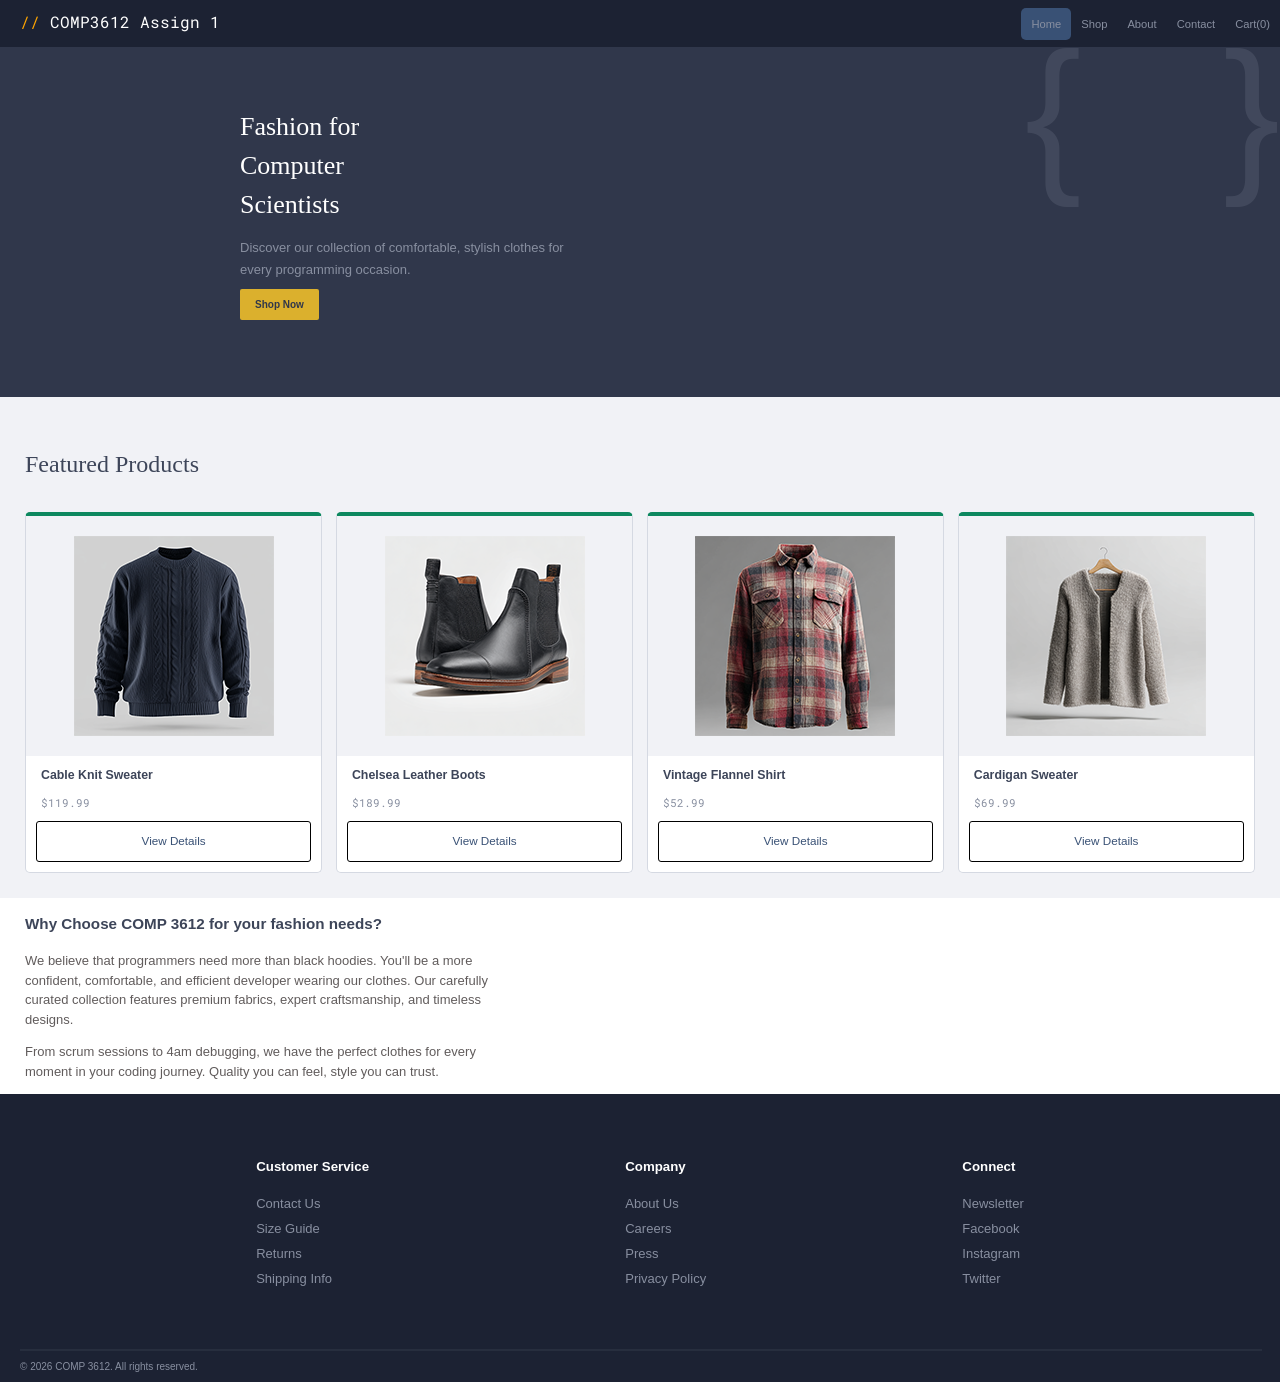
<file: index.html>
<!DOCTYPE html>
<html>

<head>
    <meta charset="utf-8">
    <link rel = "stylesheet" href = "styles.css">
    <link href="https://fonts.googleapis.com/css2?family=Roboto+Mono:ital,wght@0,100..700;1,100..700&display=swap" rel="stylesheet"> 
</head>

<body>

    <header>
        <h1><span class = "header-slashes">//</span> COMP3612 Assign 1</h1>
        <nav>
            <a id = "current-page" href = "index.html">Home</a>
            <a href = "#">Shop</a>      
            <a href = "about.html">About</a>
            <a href = "#">Contact</a>
            <a href = "#">Cart(0)</a>
        </nav>
    </header>
    
    <main>
        <section class = "billboard">
             <h2>Fashion for<br>Computer<br>Scientists</h2>
            <p>Discover our collection of comfortable, stylish clothes for<br> every programming occasion.</p>
            <nav>
                <a href = "#">Shop Now</a>
            </nav>
            <p class = "braces">{&nbsp;&nbsp;&nbsp;}</p>
        </section>

        <section class = "featured-products">
            <h3>Featured Products</h3>
            <section class = "cards">
                <article class = "card">
                    <figure class = "thumbnail">
                        <img src="./images/003-small-front.png" alt = "Cable Knit Sweater">
                    </figure>
                    <h4>Cable Knit Sweater</h4>
                    <p>$119.99</p>
                    <nav>
                        <a href="product.html">View Details</a>
                    </nav>
                </article>
                <article class = "card">
                    <figure class = "thumbnail">
                        <img src="./images/008-small-front.png" alt = "Chelsea Leather Boots">
                    </figure>
                    <h4>Chelsea Leather Boots</h4>
                    <p>$189.99</p>
                    <nav>
                        <a href="product.html">View Details</a>
                    </nav>
                </article>
                <article class = "card">
                    <figure class = "thumbnail">
                        <img src="./images/011-small-front.png" alt = "Vintage Flannel Shirt">
                    </figure>
                    <h4>Vintage Flannel Shirt</h4>
                    <p>$52.99</p>
                    <nav>
                    <a href="product.html">View Details</a>
                    </nav>
                </article>
                <article class = "card">
                    <figure class = "thumbnail">
                        <img src="./images/009-small-front.png" alt = "Cardigan Sweater">
                    </figure>
                    <h4>Cardigan Sweater</h4>
                    <p>$69.99</p>
                    <nav>
                    <a href="product.html">View Details</a>
                    </nav>
                </article>
            </section>
        </section>

        <section class = "why-choose">
            <h3>Why Choose COMP 3612 for your fashion needs?</h3>
            <p>We believe that programmers need more than black hoodies. You'll be a more<br> confident, comfortable, and efficient developer wearing our clothes. Our carefully <br>curated collection features premium fabrics, expert craftsmanship, and timeless<br> designs. </p>
            <p>From scrum sessions to 4am debugging, we have the perfect clothes for every <br>moment in your coding journey. Quality you can feel, style you can trust.</p>
        </section>

    </main>
    
    <footer>
        <section class = "footer">
            <nav class = "customer-service-links">
                <h5>Customer Service</h5>
                <ul>
                    <li><a href = "#">Contact Us</a></li>
                    <li><a href = "#">Size Guide</a></li>
                    <li><a href = "#">Returns</a></li>
                    <li><a href = "#">Shipping Info</a></li>
                </ul>
            </nav>
            <nav class = "company-links">
                <h5>Company</h5>
                <ul>
                    <li><a href = "#">About Us</a></li>
                    <li><a href = "#">Careers</a></li>
                    <li><a href = "#">Press</a></li>
                    <li><a href = "#">Privacy Policy</a></li>
                </ul>
            </nav>
            <nav class = "connect-links">
                <h5>Connect</h5>
                <ul>
                    <li><a href = "#">Newsletter</a></li>
                    <li><a href = "#">Facebook</a></li>
                    <li><a href = "#">Instagram</a></li>
                    <li><a href = "#">Twitter</a></li>
                </ul>
            </nav>
        </section>
        <section class = "copyright-statement">
            <hr/> <!--https://www.w3schools.com/tags/tag_hr.asp-->
            <p>&copy; 2026 COMP 3612. All rights reserved.</p>
        </section>
    </footer>
</body>

</html>
</file>
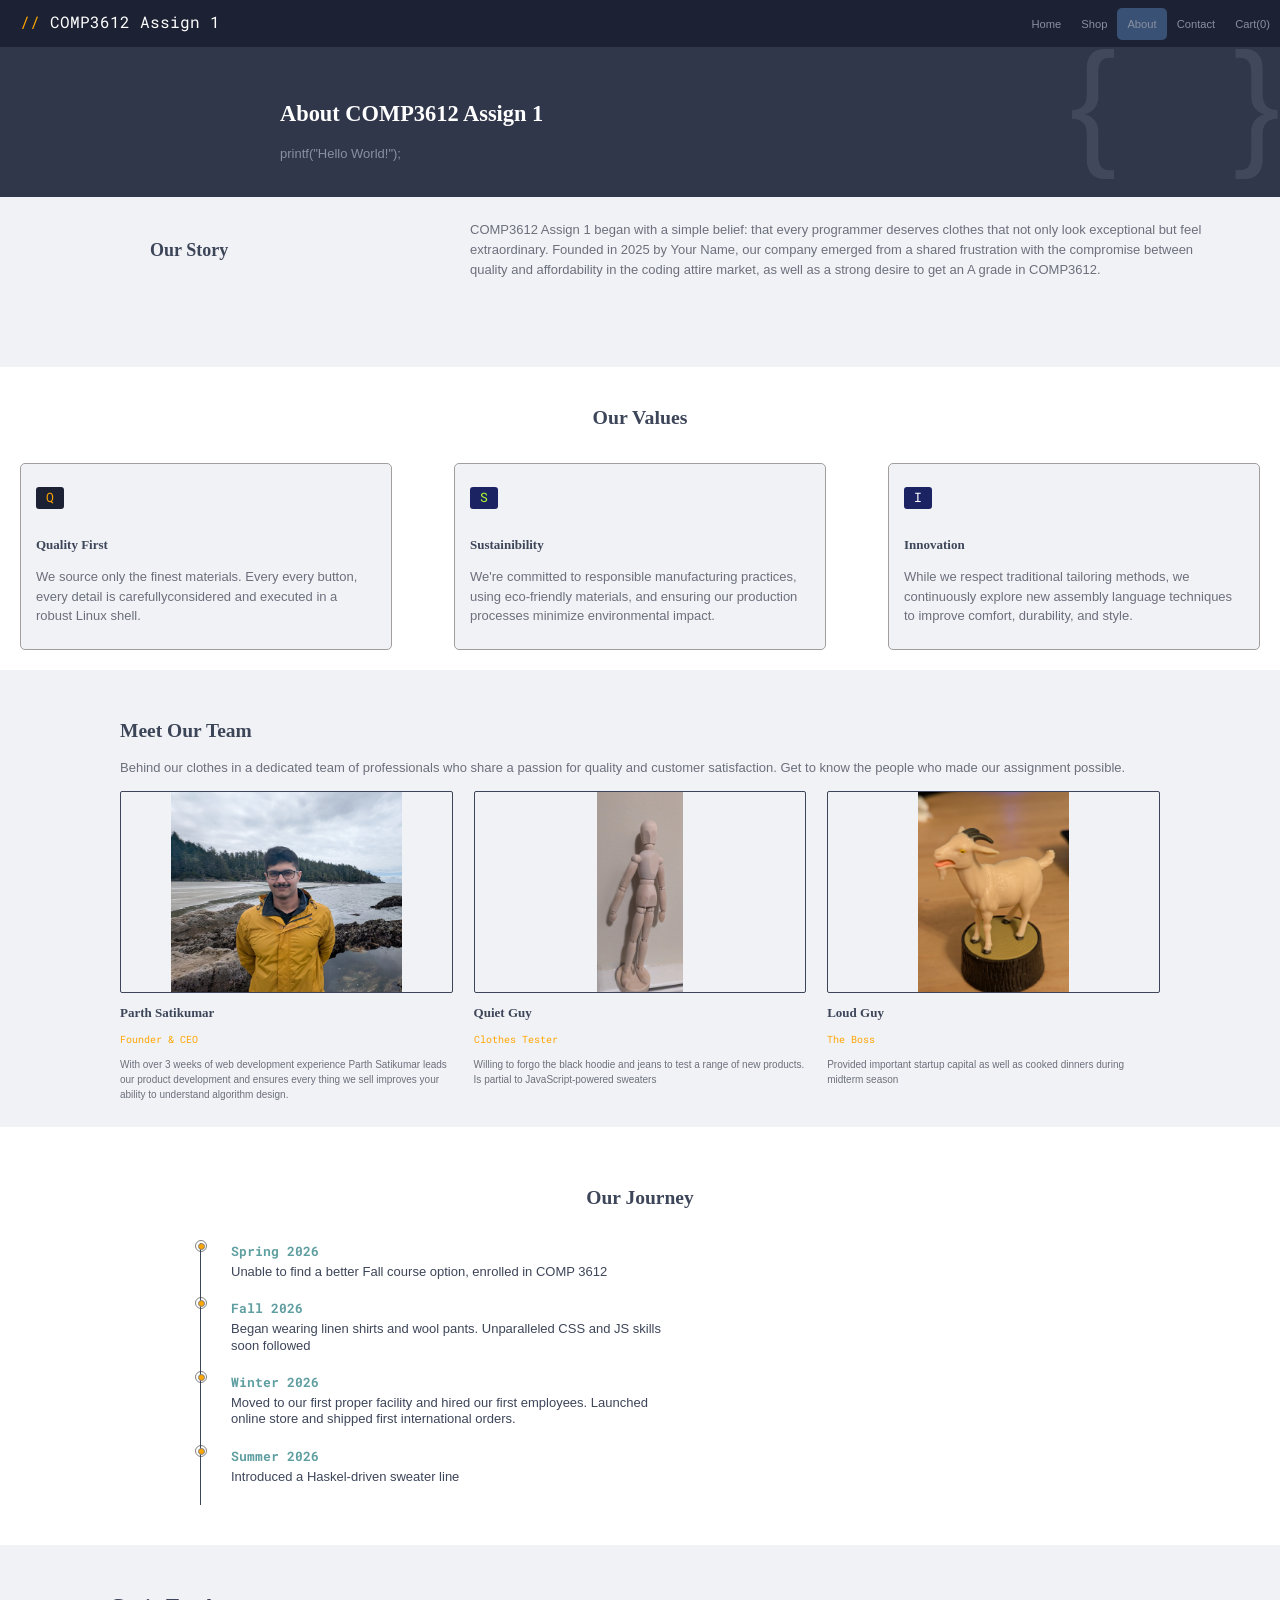
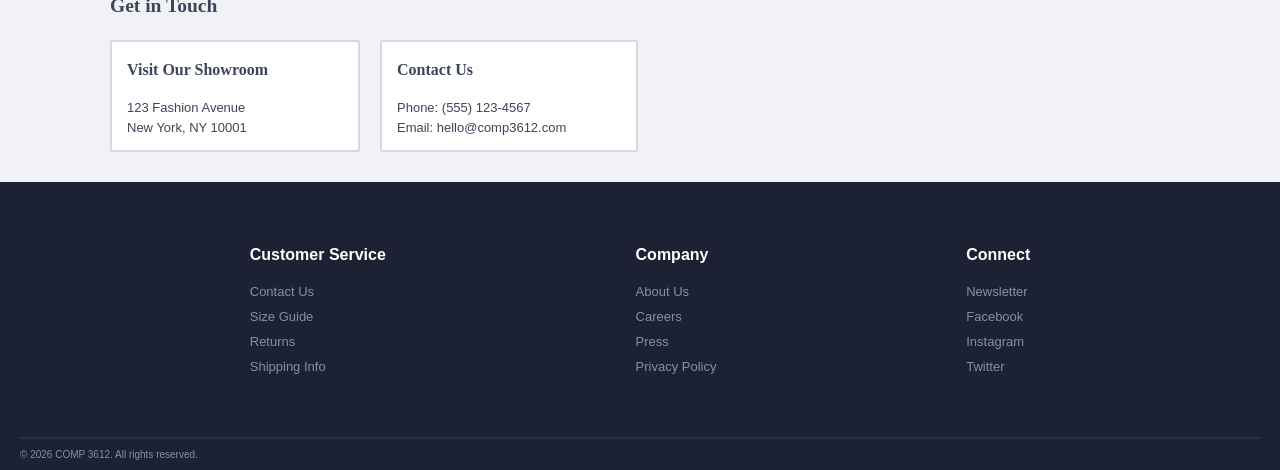
<file: about.html>
<!DOCTYPE html>
<html>

<head>
    <meta charset="utf-8">
    <link rel = "stylesheet" href = "styles.css">
    <link href="https://fonts.googleapis.com/css2?family=Roboto+Mono:ital,wght@0,100..700;1,100..700&display=swap" rel="stylesheet"> 

</head>


<body>
    <header>
        <h1><span class = "header-slashes">//</span> COMP3612 Assign 1</h1>
        <nav>
            <a href = "index.html">Home</a>
            <a href = "#">Shop</a>      
            <a id = "current-page" href = "about.html">About</a>
            <a href = "#">Contact</a>
            <a href = "#">Cart(0)</a>
        </nav>
    </header>
    
    <main>
    
        <section class = "about-billboard">
            <h2>About COMP3612 Assign 1</h2>
            <p>printf("Hello World!");</p>
            <p class = "about-braces">{&nbsp;&nbsp;&nbsp;}</p>
        </section>
        
        <section class = "our-story">
            <article>
                <h2>Our Story</h2>
                <p>COMP3612 Assign 1 began with a simple belief: that every programmer deserves clothes that not only look exceptional but feel extraordinary. Founded in 2025 by Your Name, our company emerged from a shared frustration with the compromise between quality and affordability in the coding attire market, as well as a strong desire to get an A grade in COMP3612.</p>
            </article>
        </section>
    
        <section class = "our-values">
            <h2>Our Values</h2>
            <section class = "values-cards">
                <article class = "values-card">
                    <p class = "value-icon-q">Q</p>
                    <p class = "sub-heading">Quality First</p>
                    <p class = "content">We source only the finest materials. Every  every button, every detail is carefullyconsidered and executed in a robust Linux shell.</p>
                </article>
                <article class = "values-card">
                    <p class = "value-icon-s">S</p>
                    <p class = "sub-heading">Sustainibility</p>
                    <p class = "content">We're committed to responsible manufacturing practices, using eco-friendly materials, and ensuring our production processes minimize environmental impact.</p>
                </article>
                <article class = "values-card">
                    <p class = "value-icon-i">I</p>
                    <p class = "sub-heading">Innovation</p>
                    <p class = "content">While we respect traditional tailoring methods, we continuously explore new assembly language techniques to improve comfort, durability, and style.</p>
                </article>
            </section>
        </section>

        <section class = "meet-our-team">
            <h2>Meet Our Team</h2>
            <p>Behind our clothes in a dedicated team of professionals who share a passion for quality and customer satisfaction. Get to know the people who made our assignment possible.</p>
            <section class = "team-cards">
                <article class = "team-card">
                    <figure class = "thumbnail">
                        <img src="./images/me.png" alt = "Founder">
                    </figure>
                    <h3>Parth Satikumar</h3>
                    <p class = "team-role">Founder &amp; CEO</p>
                    <p>With over 3 weeks of web development experience Parth Satikumar leads our product development and  ensures every thing we sell improves your ability to understand algorithm design.</p>
                </article>
                <article class = "team-card">
                    <figure class = "thumbnail">
                        <img src="./images/figure.png" alt = "Clothes Tester">
                    </figure>
                    <h3>Quiet Guy</h3>
                    <p class = "team-role">Clothes Tester</p>
                    <p>Willing to forgo the black hoodie and jeans to test a range of new products. Is partial to JavaScript-powered sweaters</p>
                </article>
                <article class = "team-card">
                    <figure class = "thumbnail">
                        <img src="./images/goat.png" alt = "Goat">
                    </figure>
                    <h3>Loud Guy</h3>
                    <p class = "team-role">The Boss</p>
                    <p>Provided important startup capital as well as cooked dinners during midterm season</p>
                </article>
            </section>
        </section>

        <section class = "our-journey">
            <h2>Our Journey</h2>
            <section class = "timeline">
                <article class = "checkpoint">
                    <span class="small-dot"></span>
                    <span class="large-dot"></span>
                    <p class = "date">Spring 2026</p>
                    <p>Unable to find a better Fall course option, enrolled in COMP 3612</p>
                </article>
                <article class = "checkpoint">
                    <span class="small-dot"></span>
                    <span class="large-dot"></span>
                    <p class = "date">Fall 2026</p>
                    <p>Began wearing linen shirts and wool pants. Unparalleled CSS and JS skills<br>soon followed</p>
                </article>
                <article class = "checkpoint">
                    <span class="small-dot"></span>
                    <span class="large-dot"></span>
                    <p class = "date">Winter 2026</p>
                    <p>Moved to our first proper facility and hired our first employees. Launched<br> online store and shipped first international orders.</p>
                </article>
                <article class = "checkpoint">
                    <span class="small-dot"></span>
                    <span class="large-dot"></span>
                    <p class = "date">Summer 2026</p>
                    <p>Introduced a Haskel-driven sweater line</p>
                </article>
            </section>
        </section>

        <section class = "get-in-touch">
            <h2>Get in Touch</h2>
            <section class = "contact-cards">
                <article class = "contact-card">
                    <h3>Visit Our Showroom</h3>
                    <p>123 Fashion Avenue<br>New York, NY 10001</p>
                </article>
                <article class = "contact-card">
                    <h3>Contact Us</h3>
                    <p>Phone: (555) 123-4567<br>Email: hello@comp3612.com</p>
                </article>
            </section>
        </section>
    </main>

    
    
    <footer>
        <section class = "footer">
            <nav class = "customer-service-links">
                <h4>Customer Service</h4>
                <ul>
                    <li><a href = "#">Contact Us</a></li>
                    <li><a href = "#">Size Guide</a></li>
                    <li><a href = "#">Returns</a></li>
                    <li><a href = "#">Shipping Info</a></li>
                </ul>
            </nav>
            <nav class = "company-links">
                <h4>Company</h4>
                <ul>
                    <li><a href = "#">About Us</a></li>
                    <li><a href = "#">Careers</a></li>
                    <li><a href = "#">Press</a></li>
                    <li><a href = "#">Privacy Policy</a></li>
                </ul>
            </nav>
            <nav class = "connect-links">
                <h4>Connect</h4>
                <ul>
                    <li><a href = "#">Newsletter</a></li>
                    <li><a href = "#">Facebook</a></li>
                    <li><a href = "#">Instagram</a></li>
                    <li><a href = "#">Twitter</a></li>
                </ul>
            </nav>
        </section>
        <section class = "copyright-statement">
            <hr/>
            <p>&copy; 2026 COMP 3612. All rights reserved.</p>
        </section>
    </footer>
</body>

</html>
</file>
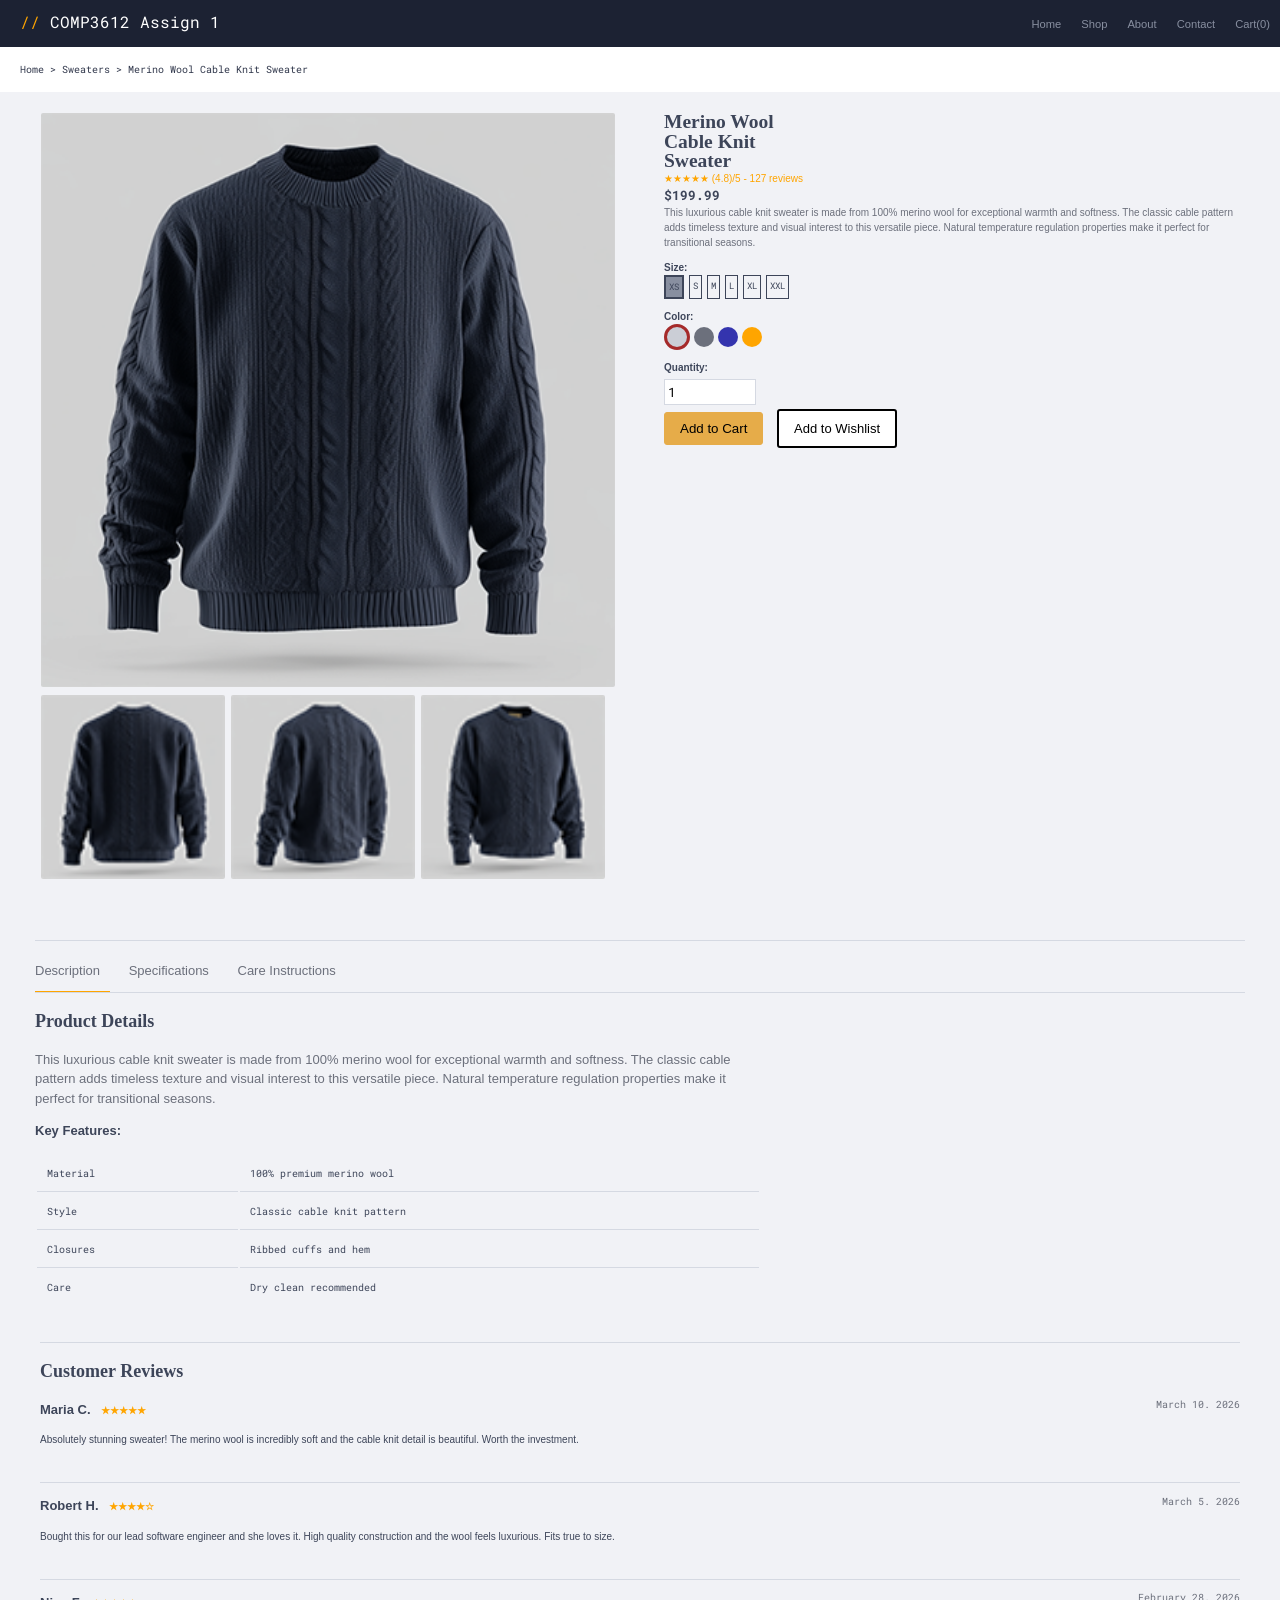
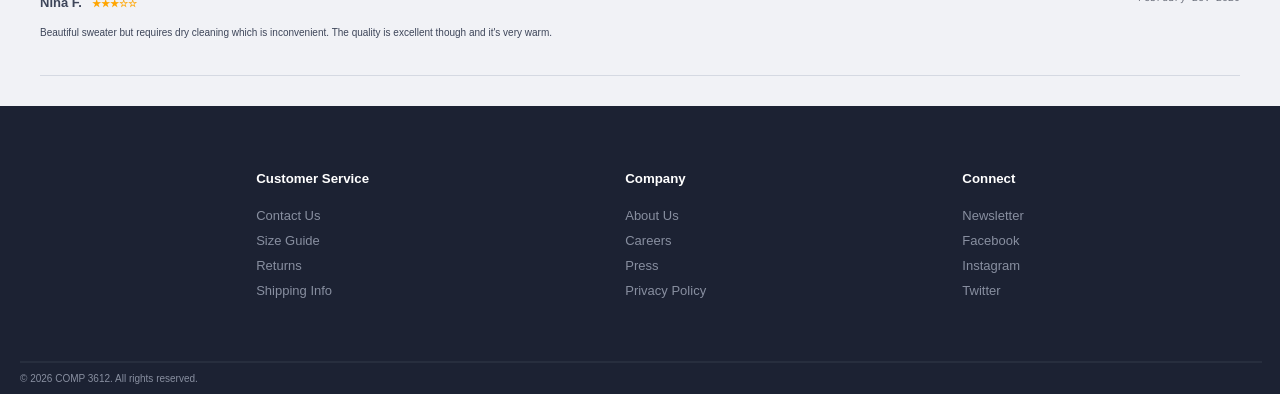
<file: product.html>
<!DOCTYPE html>
<html>

<head>
    <meta charset="utf-8">
    <link rel = "stylesheet" href = "styles.css">
    <link href="https://fonts.googleapis.com/css2?family=Roboto+Mono:ital,wght@0,100..700;1,100..700&display=swap" rel="stylesheet"> 

</head>

<body>
    <header>
        <h1><span class = "header-slashes">//</span> COMP3612 Assign 1</h1>
        <nav>
            <a href = "index.html">Home </a>
            <a href = "#">Shop </a>      
            <a href = "about.html">About </a>
            <a href = "#">Contact </a>
            <a href = "#">Cart(0) </a>
        </nav>
    </header>
    
    <main id = "product-main">
        <section class = "path">
            <p>Home > Sweaters > Merino Wool Cable Knit Sweater</p>
        </section>

        <section class = "product-billboard">
            <section class = "product-gallery">
                <figure class = "large-thumbnail">
                    <img src = "./images/003-medium-front.png" alt = "Merino Wool Sweater">
                </figure>
                <figure class = "small-thumbnail">
                    <img src = "./images/003-thumb-back.png" alt = "Merino Wool Sweater">
                </figure>
                <figure class = "small-thumbnail">
                    <img src = "./images/003-thumb-back-angle.png" alt = "Merino Wool Sweater">
                </figure>
                <figure class = "small-thumbnail">
                    <img src = "./images/003-thumb-front-angle.png" alt = "Merino Wool Sweater">
                </figure>
            </section>
            <section class ="product-information">
                <h2>Merino Wool<br> Cable Knit<br> Sweater</h2>
                <p class = "product-rating">★★★★★ (4.8)/5 - 127 reviews</p><!--https://www.html.am/html-codes/character-codes/html-star-code.cfm-->
                <p class="product-price">$199.99</p>
                <p class="product-description">This luxurious cable knit sweater is made from 100% merino wool for exceptional warmth and softness. The classic cable pattern adds timeless texture and visual interest to this versatile piece. Natural temperature regulation properties make it perfect for transitional seasons.</p>
                
                <form action = "https://www.randyconnolly.com/tests/process.php." method = "get">
                    <p class = "product-info-subheading">Size:</p> 
                    <!--https://developer.mozilla.org/en-US/docs/Web/HTML/Reference/Elements/input/radio-->
                    <section class = "size-options">
                        <input type="radio" id="xs" name="size" value="xs" checked/>
                        <label for="xs">XS</label>
                        <input type="radio" id="s" name="size" value="s"/>
                        <label for="s">S</label>
                        <input type="radio" id="m" name="size" value="m"/>
                        <label for="m">M</label>
                        <input type="radio" id="l" name="size" value="l"/>
                        <label for="l">L</label>
                        <input type="radio" id="xl" name="size" value="xl"/>
                        <label for="xl">XL</label>
                        <input type="radio" id="xxl" name="size" value="xxl"/>
                        <label for="xxl">XXL</label>
                    </section>

                    <p class = "product-info-subheading">Color:</p>
                    <section class = "color-options">    
                        <input type="radio" id="silver" name="color" value="silver" checked/>
                        <label for="silver" class = "large-dot-silver"></label>
                        <input type="radio" id="grey" name="color" value="grey"/>
                        <label for="grey"class = "large-dot-grey"></label>
                        <input type="radio" id="blue" name="color" value="blue"/>
                        <label for="blue" class = "large-dot-blue"></label>
                        <input type="radio" id="orange" name="color" value="orange"/>
                        <label for="orange" class = "large-dot-orange"></label>
                    </section>

                    <p class = "product-info-subheading">Quantity:</p>
                    <section class = "quantity-options">
                        <input class = "quantity-1" 
                                type = "number"  
                                name = "quantity" 
                                value = "1" 
                                min = "1" 
                                max = "100"
                        ><!--https://developer.mozilla.org/en-US/docs/Web/HTML/Reference/Elements/input/text-->
                        <input class = "add-to-cart" 
                                type = "submit"  
                                value = "Add to Cart"
                        > <!--https://developer.mozilla.org/en-US/docs/Web/HTML/Reference/Elements/input/submit-->
                        <nav class = "wishlist">
                            <a href = "#">Add to Wishlist</a>
                        </nav>
                    </section>
                </form>
            </section>
        </section>
        <section class = "product-metadata">
            <section class = "metadata-tabs">
                <a class = "desc-tab" href = "#">Description</a>
                <a href = "#">Specifications</a>
                <a href = "#">Care Instructions</a>
            </section>

            <section class = "product-details">
                <h2>Product Details</h2>
                <p>This luxurious cable knit sweater is made from 100% merino wool for exceptional warmth and softness. The classic cable pattern adds timeless texture and visual interest to this versatile piece. Natural temperature regulation properties make it perfect for transitional seasons.</p>
                <h3>Key Features:</h3>
                <table class = "features">
                    <tr>
                        <td>Material</td>
                        <td>100% premium merino wool</td>
                    </tr>
                    <tr>
                        <td>Style</td>
                        <td>Classic cable knit pattern</td>
                    </tr>
                    <tr>
                        <td>Closures</td>
                        <td>Ribbed cuffs and hem</td>
                    </tr>
                    <tr class = "care-row">
                        <td>Care</td>
                        <td>Dry clean recommended</td>
                    </tr>
                </table>
            </section>
        </section>

        <section class = "reviews">
            <h2>Customer Reviews</h2>
            <section class = "customer-review">
                <p class = "reviewer-stars">Maria C.<span class = "stars">★★★★★</span></p>
                <p class = "review-text">Absolutely stunning sweater! The merino wool is incredibly soft and the cable knit detail is beautiful. Worth the investment.</p>
                <p class = "review-date">March 10. 2026</p>
            </section>
            <section class = "customer-review">
                <p class = "reviewer-stars">Robert H.<span class = "stars">★★★★☆</span></p>
                <p class = "review-text">Bought this for our lead software engineer and she loves it. High quality construction and the wool feels luxurious. Fits true to size.</p>
                <p class = "review-date">March 5. 2026</p>
            </section>
            <section class = "customer-review">
                <p class = "reviewer-stars">Nina F.<span class = "stars">★★★☆☆</span></p>
                <p class = "review-text">Beautiful sweater but requires dry cleaning which is inconvenient. The quality is excellent though and it's very warm.</p>
                <p class = "review-date">February 28. 2026</p>
            </section>
        </section>
    </main>

    
    
    <footer>
        <section class = "footer">
            <nav class = "customer-service-links">
                <h5>Customer Service</h5>
                <ul>
                    <li><a href = "#">Contact Us</a></li>
                    <li><a href = "#">Size Guide</a></li>
                    <li><a href = "#">Returns</a></li>
                    <li><a href = "#">Shipping Info</a></li>
                </ul>
            </nav>
            <nav class = "company-links">
                <h5>Company</h5>
                <ul>
                    <li><a href = "#">About Us</a></li>
                    <li><a href = "#">Careers</a></li>
                    <li><a href = "#">Press</a></li>
                    <li><a href = "#">Privacy Policy</a></li>
                </ul>
            </nav>
            <nav class = "connect-links">
                <h5>Connect</h5>
                <ul>
                    <li><a href = "#">Newsletter</a></li>
                    <li><a href = "#">Facebook</a></li>
                    <li><a href = "#">Instagram</a></li>
                    <li><a href = "#">Twitter</a></li>
                </ul>
            </nav>
        </section>
        <section class = "copyright-statement">
            <hr/> <!--https://www.w3schools.com/tags/tag_hr.asp-->
            <p>&copy; 2026 COMP 3612. All rights reserved.</p>
        </section>
    </footer>
</body>

</html>
</file>
<file: styles.css>
body{
    padding: 0px;
    margin: 0px;
    font-family: Arial, Helvetica, sans-serif;
}

/*---HEADER---*/

header{
    display: flex;
    color: white;
    background-color:#1C2233;
    min-height: 47px;
}

header nav{
    margin-left: auto; /*https://developer.mozilla.org/en-US/docs/Web/CSS/Reference/Properties/margin-left*/
    display: flex;
    align-items: center;
}

header nav a{
    display: block;
    padding: 10px;
    color: #888fa0;
    font-family: Arial, Helvetica, sans-serif;
    font-size: .70em;
    text-decoration: none;
}

header nav a#current-page{
    border-radius: 5px;
    background-color: rgb(57, 81, 117);
}

h1{
    white-space: nowrap; /*https://www.w3schools.com/cssref/pr_text_white-space.php*/
    font-size: medium;
    font-weight: 400;
    margin-left: 20px;
    font-family: "Roboto Mono", monospace; /*Imported from Google fonts*/

}

h1 span.header-slashes{
    color: orange;
}

/*---FOOTER---*/

footer {
    display: flex;
    flex-direction: column;
    align-items: center;
    background-color: #1C2233;
    color: white;
}

footer .footer{
    display: flex;
    flex-direction: row;
    align-items: center;
    justify-content: space-evenly;
    height: 250px;
    width: 100%;
}

footer .footer h4{
    margin-bottom: 20px;
}

footer a{
    text-decoration: none;
    color:#888fa0;
}

footer .footer li{
    list-style-type: none; /*https://getcssscan.com/blog/how-to-remove-bullets-from-li-css*/
    margin-top: 10px;
    font-size: small;
}
footer .footer ul {
    padding-left: 0px;
}

footer .copyright-statement{
    width: 100%;
    padding: 0 20px;
    box-sizing: border-box;
    font-size: x-small;
    color: #888fa0;
}

footer .copyright-statement hr{
    border: 1px solid;
    color: #888fa0;
    opacity: 10%;
    width: 100%;

}

/*---HOME-->BILLBOARD---*/

main .billboard{
    display: flex;
    flex-direction: column;
    align-items: flex-start;
    min-height: 350px;
    background-color: #30374B;
    color: white;
    padding-left: 240px;
}

main .billboard h2{
    font-family: serif;
    font-weight: normal;
    font-size: 2em;
    margin-top: 60px;
    margin-bottom: 0px;
}

main .billboard p{
    color: #888fa0;
    line-height: 22px; /*https://www.w3schools.com/cssref/pr_dim_line-height.php*/
}

main .billboard a{
    text-decoration: none;
    padding: 10px 15px;
    font-size: x-small;
    font-weight: 900;
    color: #30374B;
    border-radius: 2px;
    margin-top: 10px;
    background-color: rgb(219, 176, 45);
}

main .braces{
    position: absolute; /*https://developer.mozilla.org/en-US/docs/Web/CSS/Reference/Properties/position*/
    right: 0px;
    top: 102px;
    font-size: 170px;
    color: #3d4559; 
    opacity: 20%;
    margin: 0;
    pointer-events: none; /*https://www.w3schools.com/cssref/css3_pr_pointer-events.php*/
}

/*---HOME-->FEATURED PRODUCTS---*/

main .featured-products{
    padding: 25px;
    background-color: #f1f2f6;
}

main .featured-products h3{
    font-family: serif;
    font-size: x-large;
    font-weight: 500;
    margin-bottom: 30px;
}

main .cards{
    display: flex;
    justify-content: space-between;
}

main .card{
    background-color: white;
    border: 1px solid;
    border-color: #d5d9e2;
    border-top: 4px solid;
    border-top-color: rgb(13, 136, 95);
    border-radius: 5px;
    width: 24%;
}

.card:hover{
    border-color: tan;
}

main .thumbnail{
    display: flex;
    justify-content: center;
    align-items: center;
    background-color: #f1f2f6;
    margin: 0px;
    padding: 20px;
}

main .thumbnail img{
    display: block;
    width: 100%;
    height: 200px;
    object-fit: contain;/*https://www.w3schools.com/css/css3_object-fit.asp*/
}

main .card h4{
    margin: 10px 15px;
    font-size: 0.95em;
}

main .card p{
    margin: 10px 15px;
    font-family: "Roboto Mono", monospace;
    font-size: 0.85em;
    color: #888fa0;
}

main .card nav a{
    display: block;
    margin: 10px 10px;
    padding: 10px;
    border: 1px solid;
    border-color: black;
    border-radius: 3px;
    text-align: center;
    text-decoration: none;
    font-size: .9em;
    height: 19px;
    color:rgb(57, 81, 117);
}

main .card nav a:hover{
    background-color: #1C2233;
    color: white;
}

/*---HOME-->WHY CHOOSE---*/

main .why-choose{
    padding-left: 25px;
}

main.why-choose h3{
    font-family: serif;
}

main .why-choose p{
    font-size: small;
    color:rgb(97, 92, 92);
}


/*---ABOUT-->BILLBOARD---*/

main .about-billboard{
    display: flex;
    flex-direction: column;
    align-items: flex-start;
    min-height: 150px;
    background-color: #30374B;
    color: white;
    padding-left: 280px;
    position: relative;
}

main .about-billboard h2{
    font-family: serif;
    font-weight: bold;
    font-size: 1.725em;
    margin-top: 50px;
    margin-bottom: 0px;
}

main .about-billboard p{
    color:#888fa0;
    font-size: small;
}


main .about-billboard .about-braces{
    font-size: 140px;
    position: absolute;
    right: 0px;
    top: -50px;   
    opacity: 20%;
    margin: 0px;
    pointer-events: none;
}

/*---ABOUT-->OUR STORY---*/

main .our-story{
    background-color: #f1f2f6;
    padding: 10px 0px;
    min-height: 150px;
}

main .our-story article{
    display: flex;
    justify-content: space-between;
    align-items: center;
}

main .our-story h2{
    min-width: 120px;
    font-family: serif;
    font-weight: bold;
    font-size: large;
    margin-left: 150px;
}

main .our-story p{
    font-size: small;
    color: #6c707c;
    margin-left: 200px;
    margin-right: 50px;
    line-height: 20px;
}

/*---ABOUT-->OUR STORY---*/

main .our-values{
    padding: 20px;
}

main .our-values h2{
    text-align: center;
    font-family: serif;
    font-weight: bold;
    font-size: 1.525em;
    margin-bottom: 30px;
}

main .values-cards{
    display: flex;
    justify-content: space-between;

}

main .values-card{
    background-color: #f1f2f6;
    border-radius: 5px;
    border: 1px solid;
    border-color: rgb(163, 158, 158);
    width: 30%;
    box-sizing: border-box;
    padding: 10px 15px;
}

main .values-card .sub-heading{
    font-family: serif;
    font-weight: bold
}

main .values-card .content{
    font-size: small;
    color: #6c707c;
}

main .value-icon-q{
    display: inline-block;
    padding: 1px 10px;
    font-family: "Roboto Mono", monospace;
    background-color: #1C2233;
    color: orange;
    border-radius: 3px;
}

main .value-icon-s{
    display: inline-block;
    padding: 1px 10px;
    font-family: "Roboto Mono", monospace;
    background-color: #1C2363;
    color: greenyellow;
    border-radius: 3px;
}

main .value-icon-i{
    display: inline-block;
    padding: 1px 10px;
    font-family: "Roboto Mono", monospace;
    background-color: #1C2363;
    color: white;
    border-radius: 3px;
}

/*---ABOUT-->MEET OUR TEAM---*/

main .meet-our-team{
    padding: 30px 120px 25px;
    background-color: #f1f2f6;
}

main .meet-our-team h2{
    text-align: left;
    font-family: serif;
    font-weight: bold;
    margin-bottom: 10px;
}

main .meet-our-team p{
    font-size: small;
    color: #6c707c;
}

main .team-cards{
    display: flex;
    justify-content: space-between;
}

main .team-card{
    width: 32%;
}

main .team-card .thumbnail{
    display: flex;
    justify-content: center;
    align-items: center;
    padding: 0px;
    border: 1px solid;
    border-radius: 2px;

}

main .team-card h3{
    font-family: serif;
    font-size: medium;
    margin-left: 15px;
    font-family: serif;
    font-size: small;
    margin: 10px 0px 0px;
}

main .team-card .team-role{
    display: block;
    color: orange;
    font-family: "Roboto Mono", monospace;
    font-size: x-small;
}

main .team-card p{
    font-size: x-small;
    color: #6c707c;
    line-height: 1.5;
    margin: 10px 0px 0px;
    padding: 0px
}

/*ABOUT-->OUR JOURNEY*/

main .our-journey{
    padding: 40px 0px;
}

main .our-journey h2{
    text-align: center;
    font-family: serif;
    font-weight: bold;
    margin-bottom: 30px;
} 

main .timeline{
    border-left: 1px solid;
    border-color: #3d4559;
    padding-left: 30px;
    width: 580px;
    margin-left: 200px;
}

main .checkpoint{
    position: relative;
    padding-bottom: 20px;
}

main .checkpoint p{
    margin: 0px;
    font-size: small;
    line-height: 1.25;

}

main .checkpoint .date{
    font-family: "Roboto Mono", monospace;
    color: cadetblue;
    font-weight: 900;
    margin-bottom: 5px;
}


main .large-dot { /*https://www.w3schools.com/howto/howto_css_circles.asp*/
    height: 10px;
    width: 10px;
    background-color:white;
    border-radius: 50%;
    border: 1px solid;
    border-color: grey;
    display: inline-block;
    position: absolute;
    left: -36px;
    top: -3px;
    z-index: -1; /*https://www.w3schools.com/css/css_z-index.asp*/
}

main .small-dot {
    height: 5px;
    width: 5px;
    background-color: orange;
    border-radius: 50%;
    border: 1px solid;
    border-color: grey;
    display: inline-block;
    position: absolute;
    left: -33px;
}

/*ABOUT-->GET IN TOUCH*/

main .get-in-touch{
    padding: 30px 110px;
    background-color: #f1f2f6;
}

main .get-in-touch h2{
    font-family: serif;
    font-weight: bold;
    margin-bottom: 20px;
}

main .contact-cards{
    display: flex;
}

main .contact-card{
    background-color: white;
    border: 2px solid;
    border-radius: 2px;
    border-color:#d5d9e2 ;
    padding-left: 15px;
    padding-right: 70px;
    margin-right: 20px;
    box-sizing: border-box;
    min-width: 250px;
    max-width: 260px;
}


main .contact-card h3{
    font-family: serif;
    font-weight: bold;
    font-size: medium;
}

main ,.contact-card p{
    font-size: small;
    color: #3d4559;
    line-height: 1.5;
}

/*PRODUCT-->PARTH*/

#product-main{
    background-color: #f1f2f6;
}

main .path{
    font-family: "Roboto Mono", monospace;
    font-size: x-small;
    margin-left: 20px;
    color: #3d4559;
}

/*PRODUCT-->BILLBOARD*/

main .path{
    margin: 0px;
    background-color: white;
    padding: 5px 20px;
    font-family: "Roboto Mono", monospace;
    color:#30374B;
}

main .product-billboard{
    display: flex;
    justify-content: space-between;
    padding: 20px 40px;
}

main .product-gallery{
    width: 48%;

}

main .product-gallery figure{
    margin: 1px;
}

main .product-gallery img{
    width: 100%;
    border-radius: 2px;
}

main .product-information{
    width: 48%;
}


main .large-thumbnail{
    display: block;
    margin-bottom: 10px;

}

main .small-thumbnail{
    display: inline-block;
    width: 32%;

}

main .product-information h2{
    margin: 0px;
    font-family: serif;
    font-weight: bold;
    line-height: 1;
}

main .product-rating{
    margin: 0px;
    color: orange;
    font-size: x-small;
}

main .product-price{
    margin: 0px;
    font-family: "Roboto Mono", monospace;
    font-size: small;
    font-weight: bold;
}

main .product-description{
    margin: 0px;
    margin: 0px;
    font-size: x-small;
    color: #6c707c;
    line-height: 1.5;
}

main .product-info-subheading{
    font-size: x-small;
    font-weight: bold;
    margin-bottom: 0px;
}

main .product-size{
    display: inline-block;
    border: 1px solid;
    border-color: #d5d9e2; 
    padding: 3px 8px;
    margin-right: 4px;
    margin-top: 0px;
    font-family: "Roboto Mono", monospace;
    font-size: xx-small;
}

main .product-size:hover{
    background-color: #cbced6;
}

main .product-information span{
    display: inline-block;
    width: 20px;
    height: 20px;
    border-radius: 50%;
    margin-right: 10px;
}

main .size-options{
    display: flex;
    flex-wrap: wrap;
}

main .size-options input{
    position: absolute;
    opacity: 0;
    pointer-events: none;
}

main .size-options label{
    display: inline-block;
    border: 1px solid;
    padding: 3px 3px;
    font-family: "Roboto Mono", monospace;
    font-size: xx-small;
    margin-right: 5px;
}

main .size-options input:checked + label{ /*https://developer.mozilla.org/en-US/docs/Web/CSS/Reference/Selectors/:checked*/
    border: 2px solid;
    background-color: #888fa0;
}

main .color-options{
    display: flex;
    align-items: center;

}


main .color-options input{
    position: absolute;
    opacity: 0;
    pointer-events: none;
}

main .color-options label{
    display: inline-block;
    width: 20px;
    height: 20px;
    border-radius: 50%;
    margin-right: 4px;
}

main .color-options input:checked + label{
    border: 3px solid;
    border-color: brown;
}

main .large-dot-silver{
    background-color:#cbced6;
}

main .large-dot-grey{
    background-color:#6c707c;
}

main .large-dot-blue{
    background-color:rgb(52, 52, 174);
}

main .large-dot-orange{
    background-color:orange;
}

main .quantity-1{
    display: block;
    width: 84px;
    border: 1px solid;
    margin: 4px 0px;
    border-color: #d5d9e2;
    padding: 3px;
    background-color: white;
    font-family: "Roboto Mono", monospace;
    font-size: small;
}

main .cart{
    display: inline-block;
}

main .wishlist{
    display: inline-block;
}

main .add-to-cart {
    display: inline-block;
    background-color: rgb(230, 172, 73);
    border: 1px solid;
    border-color:rgb(230, 172, 73);
    border-radius: 3px;
    text-decoration: none;
    color: black;
    padding: 8px 15px;
    margin-right: 10px;
    cursor: pointer;
}

main .wishlist a{
    display: block;
    background-color: white;
    border: 2px solid;
    border-color:black;
    border-radius: 3px;
    text-decoration: none;
    color: black;
    padding: 8px 15px;
    margin-right: 10px;
}

/*PRODUCT-->METADATA*/

main .product-metadata{
    border-top: 1px solid;
    border-color: #d5d9e2;
    margin: 35px;
    padding-top: 10px;
    
}

main .metadata-tabs a{
    display: inline-block;
    padding: 10px 10px 10px 0px;
    margin-right: 15px;
    font-size: small;
    color: #6c707c;
    text-decoration: none;
}

main .metadata-tabs{
    border-bottom: 1px solid;
    border-color: #d5d9e2;
}


main .metadata-tabs a:hover{
    border-bottom: 1px solid;
    border-color: orange;
}

main .desc-tab{
    border-bottom: 1px solid;
    border-color: orange;
}

main .product-details h2{
    font-family: serif;
    font-size: large;
    font-weight: bold;
}

main .product-details p{
    width: 60%;
    font-size: small;
    color: #6c707c;
    line-height: 1.5;

}

main .product-details h3{
    font-size: small;
}

main .features{
    width: 60%;
}

main .features td{
    padding: 10px;
    border-bottom: 1px solid;
    border-color: #d5d9e2;
    font-family: "Roboto Mono", monospace;
    font-size: x-small;
}

main .features .care-row td{
    border-bottom: none;
}

/*PRODUCT-->REVIEWS*/

main .reviews{
    border-top: 1px solid;
    border-color: #d5d9e2;
    margin: 30px 40px 0px 40px;
    padding-bottom: 30px;
}

main .reviews h2{
    font-family: serif;
    font-size: large;
    font-weight: bold;
}

main .review-text{
    padding-right: 50%;
    font-size: x-small;
}

main .customer-review{
    border-bottom: 1px solid;
    border-color: #d5d9e2;
    position: relative;
}

main .reviewer-stars{
    font-size: small;
    font-weight: bold;
}

main .stars{
    color: orange;
    font-size: x-small;
    margin-left: 10px;
}

main .review-date{
    position: relative;
    text-align: right;
    left: 0px;
    top: -60px;
    font-family: "Roboto Mono", monospace;
    font-size: x-small;
    color: #6c707c;
}
</file>
